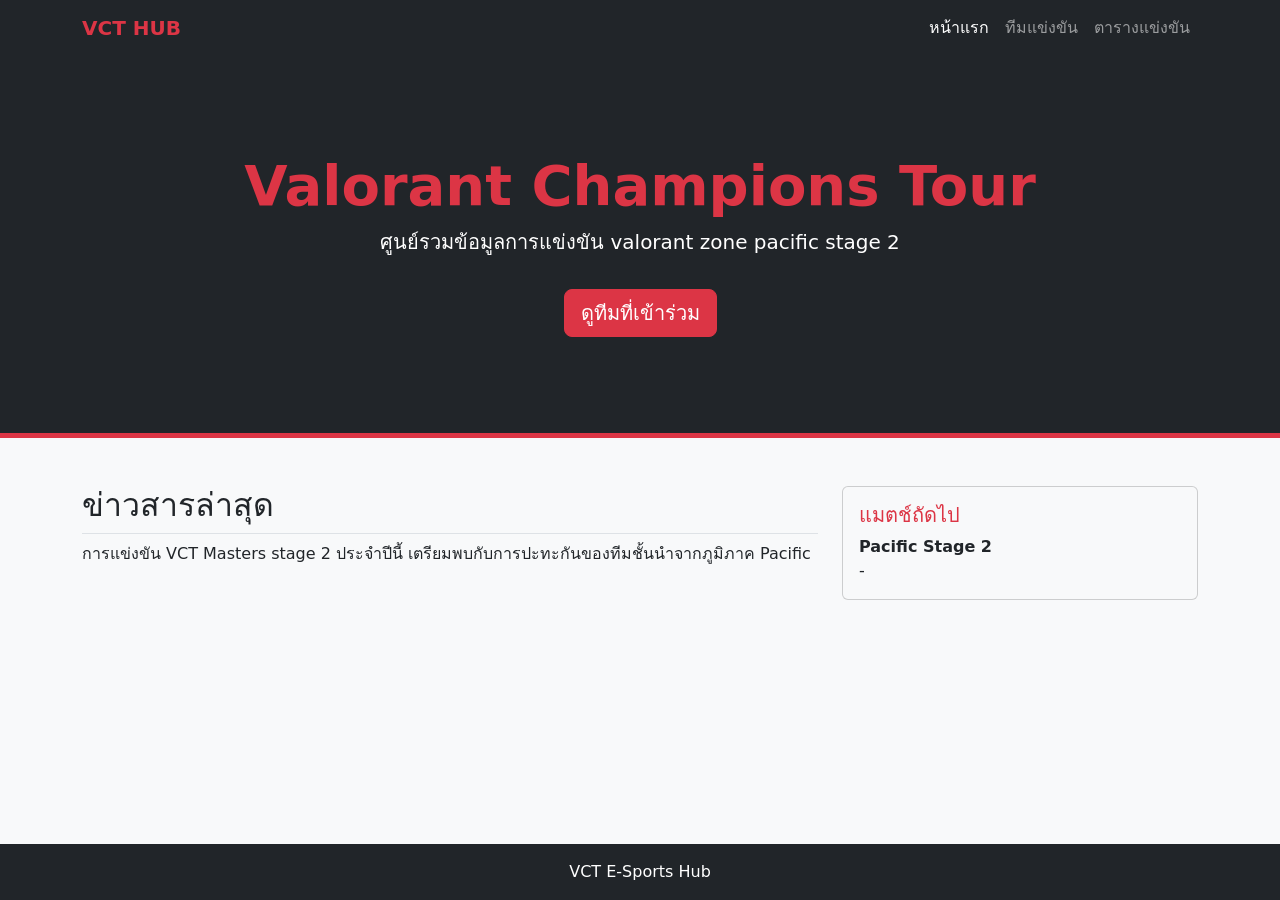
<file: index.html>
<!DOCTYPE html>
<html lang="th">
<head>
    <meta charset="UTF-8">
    <meta name="viewport" content="width=device-width, initial-scale=1.0">
    <title>VCT pacific stage 2 E-Sports Hub</title>
    <link href="https://cdn.jsdelivr.net/npm/bootstrap@5.3.2/dist/css/bootstrap.min.css" rel="stylesheet">
    <link rel="stylesheet" href="style.css">
</head>
<body>
    <nav class="navbar navbar-expand-lg navbar-dark bg-dark">
        <div class="container">
            <a class="navbar-brand text-danger fw-bold" href="index.html">VCT HUB</a>
            <button class="navbar-toggler" type="button" data-bs-toggle="collapse" data-bs-toggle="navbarNav">
                <span class="navbar-toggler-icon"></span>
            </button>
            <div class="collapse navbar-collapse" id="navbarNav">
                <ul class="navbar-nav ms-auto">
                    <li class="nav-item"><a class="nav-link active" href="index.html">หน้าแรก</a></li>
                    <li class="nav-item"><a class="nav-link" href="teams.html">ทีมแข่งขัน</a></li>
                    <li class="nav-item"><a class="nav-link" href="schedule.html">ตารางแข่งขัน</a></li>
                </ul>
            </div>
        </div>
    </nav>

    <header class="bg-dark text-white text-center py-5 hero-section">
        <div class="container py-5">
            <h1 class="display-4 fw-bold text-danger">Valorant Champions Tour</h1>
            <p class="lead">ศูนย์รวมข้อมูลการแข่งขัน valorant zone pacific stage 2</p>
            <a href="teams.html" class="btn btn-danger btn-lg mt-3">ดูทีมที่เข้าร่วม</a>
        </div>
    </header>

    <div class="container my-5">
        <div class="row">
            <div class="col-md-8">
                <h2 class="border-bottom pb-2">ข่าวสารล่าสุด</h2>
                <p>การแข่งขัน VCT Masters stage 2 ประจำปีนี้ เตรียมพบกับการปะทะกันของทีมชั้นนำจากภูมิภาค Pacific</p>
            </div>
            <div class="col-md-4">
                <div class="card bg-light">
                    <div class="card-body">
                        <h5 class="card-title text-danger">แมตช์ถัดไป</h5>
                        <p class="card-text"><strong>Pacific Stage 2</strong><br>-</p>
                    </div>
                </div>
            </div>
        </div>
    </div>

    <footer class="bg-dark text-center text-white py-3 mt-auto">
        <p class="mb-0">VCT E-Sports Hub</p>
    </footer>

    <script src="https://cdn.jsdelivr.net/npm/bootstrap@5.3.2/dist/js/bootstrap.bundle.min.js"></script>
</body>
</html>
</file>
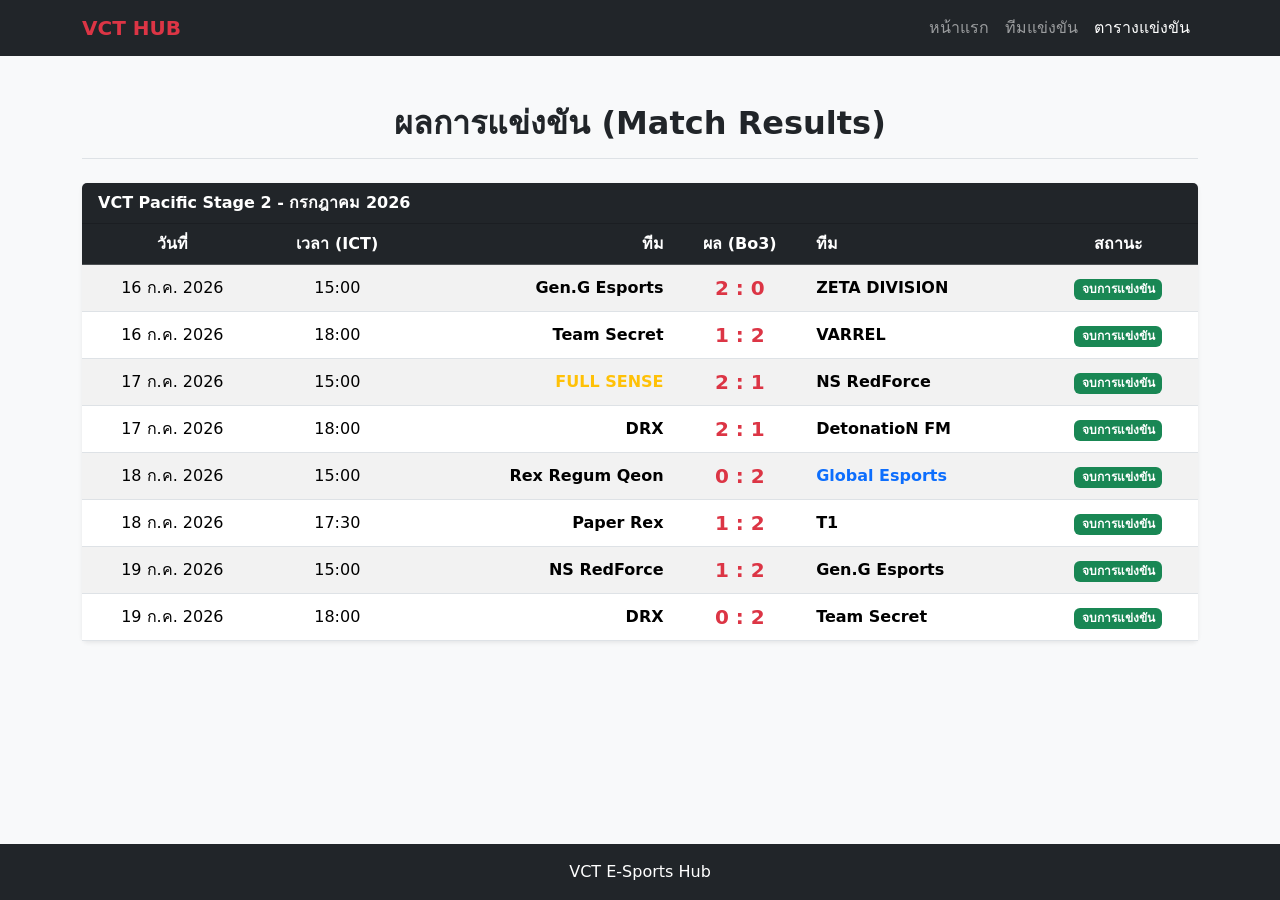
<file: schedule.html>
<!DOCTYPE html>
<html lang="th">
<head>
    <meta charset="UTF-8">
    <meta name="viewport" content="width=device-width, initial-scale=1.0">
    <title>ตารางการแข่งขันและผลการแข่ง - VCT E-Sports Hub</title>
    <link href="https://cdn.jsdelivr.net/npm/bootstrap@5.3.2/dist/css/bootstrap.min.css" rel="stylesheet">
    <link rel="stylesheet" href="style.css">
</head>
<body>
    <!-- เมนูนำทาง (Navbar) -->
    <nav class="navbar navbar-expand-lg navbar-dark bg-dark">
        <div class="container">
            <a class="navbar-brand text-danger fw-bold" href="index.html">VCT HUB</a>
            <button class="navbar-toggler" type="button" data-bs-toggle="collapse" data-bs-toggle="navbarNav">
                <span class="navbar-toggler-icon"></span>
            </button>
            <div class="collapse navbar-collapse" id="navbarNav">
                <ul class="navbar-nav ms-auto">
                    <li class="nav-item"><a class="nav-link" href="index.html">หน้าแรก</a></li>
                    <li class="nav-item"><a class="nav-link" href="teams.html">ทีมแข่งขัน</a></li>
                    <li class="nav-item"><a class="nav-link active" href="schedule.html">ตารางแข่งขัน</a></li>
                </ul>
            </div>
        </div>
    </nav>

    <!-- เนื้อหาหลัก (ตารางแข่ง) -->
    <div class="container my-5">
        <h2 class="text-center fw-bold mb-4 border-bottom pb-3">ผลการแข่งขัน (Match Results)</h2>

        <div class="card shadow-sm mb-4 border-0">
            <div class="card-header bg-dark text-white fw-bold">
                VCT Pacific Stage 2 - กรกฎาคม 2026
            </div>
            <div class="card-body p-0">
                <div class="table-responsive">
                    <table class="table table-hover table-striped mb-0 text-center align-middle">
                        <thead class="table-dark">
                            <tr>
                                <th>วันที่</th>
                                <th>เวลา (ICT)</th>
                                <th class="text-end">ทีม</th>
                                <th>ผล (Bo3)</th>
                                <th class="text-start">ทีม</th>
                                <th>สถานะ</th>
                            </tr>
                        </thead>
                        <tbody>
                            <!-- แมตช์ 1 -->
                            <tr>
                                <td>16 ก.ค. 2026</td>
                                <td>15:00</td>
                                <td class="text-end fw-bold">Gen.G Esports</td>
                                <td class="text-danger fw-bold fs-5">2 : 0</td>
                                <td class="text-start fw-bold">ZETA DIVISION</td>
                                <td><span class="badge bg-success">จบการแข่งขัน</span></td>
                            </tr>
                            <!-- แมตช์ 2 -->
                            <tr>
                                <td>16 ก.ค. 2026</td>
                                <td>18:00</td>
                                <td class="text-end fw-bold">Team Secret</td>
                                <td class="text-danger fw-bold fs-5">1 : 2</td>
                                <td class="text-start fw-bold">VARREL</td>
                                <td><span class="badge bg-success">จบการแข่งขัน</span></td>
                            </tr>
                            <!-- แมตช์ 3 -->
                            <tr>
                                <td>17 ก.ค. 2026</td>
                                <td>15:00</td>
                                <td class="text-end fw-bold text-warning">FULL SENSE</td>
                                <td class="text-danger fw-bold fs-5">2 : 1</td>
                                <td class="text-start fw-bold">NS RedForce</td>
                                <td><span class="badge bg-success">จบการแข่งขัน</span></td>
                            </tr>
                            <!-- แมตช์ 4 -->
                            <tr>
                                <td>17 ก.ค. 2026</td>
                                <td>18:00</td>
                                <td class="text-end fw-bold">DRX</td>
                                <td class="text-danger fw-bold fs-5">2 : 1</td>
                                <td class="text-start fw-bold">DetonatioN FM</td>
                                <td><span class="badge bg-success">จบการแข่งขัน</span></td>
                            </tr>
                            <!-- แมตช์ 5 -->
                            <tr>
                                <td>18 ก.ค. 2026</td>
                                <td>15:00</td>
                                <td class="text-end fw-bold">Rex Regum Qeon</td>
                                <td class="text-danger fw-bold fs-5">0 : 2</td>
                                <td class="text-start fw-bold text-primary">Global Esports</td>
                                <td><span class="badge bg-success">จบการแข่งขัน</span></td>
                            </tr>
                            <!-- แมตช์ 6 -->
                            <tr>
                                <td>18 ก.ค. 2026</td>
                                <td>17:30</td>
                                <td class="text-end fw-bold">Paper Rex</td>
                                <td class="text-danger fw-bold fs-5">1 : 2</td>
                                <td class="text-start fw-bold">T1</td>
                                <td><span class="badge bg-success">จบการแข่งขัน</span></td>
                            </tr>
                            <!-- แมตช์ 7 -->
                            <tr>
                                <td>19 ก.ค. 2026</td>
                                <td>15:00</td>
                                <td class="text-end fw-bold">NS RedForce</td>
                                <td class="text-danger fw-bold fs-5">1 : 2</td>
                                <td class="text-start fw-bold">Gen.G Esports</td>
                                <td><span class="badge bg-success">จบการแข่งขัน</span></td>
                            </tr>
                            <!-- แมตช์ 8 -->
                            <tr>
                                <td>19 ก.ค. 2026</td>
                                <td>18:00</td>
                                <td class="text-end fw-bold">DRX</td>
                                <td class="text-danger fw-bold fs-5">0 : 2</td>
                                <td class="text-start fw-bold">Team Secret</td>
                                <td><span class="badge bg-success">จบการแข่งขัน</span></td>
                            </tr>
                        </tbody>
                    </table>
                </div>
            </div>
        </div>
        
    </div>

    <!-- ส่วนท้ายเว็บ -->
    <footer class="bg-dark text-center text-white py-3 mt-auto">
        <p class="mb-0">VCT E-Sports Hub</p>
    </footer>

    <script src="https://cdn.jsdelivr.net/npm/bootstrap@5.3.2/dist/js/bootstrap.bundle.min.js"></script>
</body>
</html>
</file>
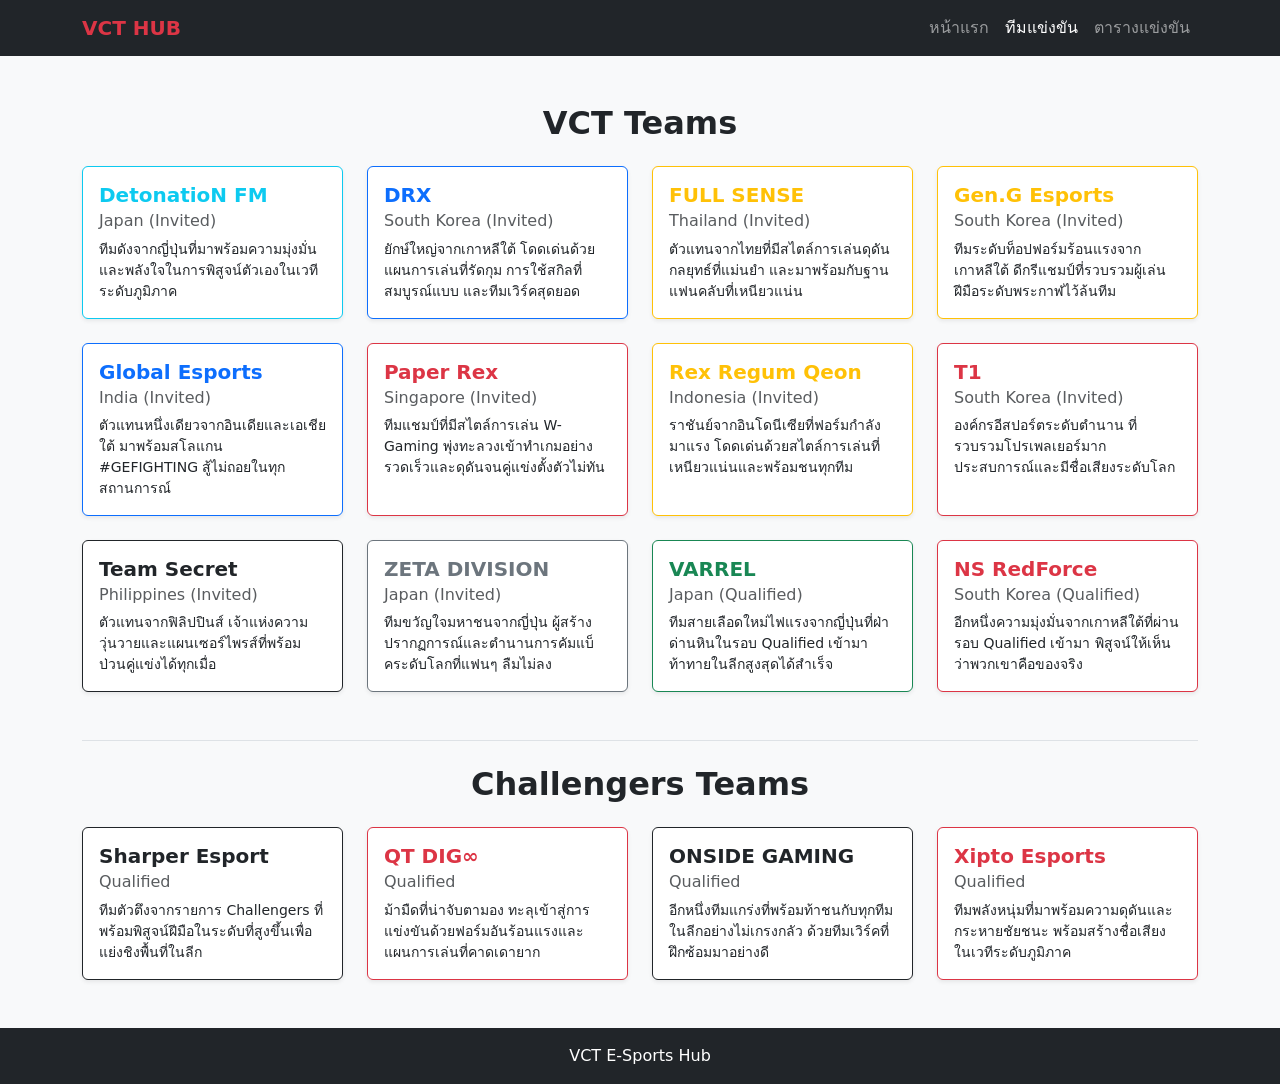
<file: teams.html>
<!DOCTYPE html>
<html lang="th">
<head>
    <meta charset="UTF-8">
    <meta name="viewport" content="width=device-width, initial-scale=1.0">
    <title>ทีมแข่งขัน VCT Pacific 2026 - VCT E-Sports Hub</title>
    <link href="https://cdn.jsdelivr.net/npm/bootstrap@5.3.2/dist/css/bootstrap.min.css" rel="stylesheet">
    <link rel="stylesheet" href="style.css">
</head>
<body>
    <nav class="navbar navbar-expand-lg navbar-dark bg-dark">
        <div class="container">
            <a class="navbar-brand text-danger fw-bold" href="index.html">VCT HUB</a>
            <div class="collapse navbar-collapse" id="navbarNav">
                <ul class="navbar-nav ms-auto">
                    <li class="nav-item"><a class="nav-link" href="index.html">หน้าแรก</a></li>
                    <li class="nav-item"><a class="nav-link active" href="teams.html">ทีมแข่งขัน</a></li>
                    <li class="nav-item"><a class="nav-link" href="schedule.html">ตารางแข่งขัน</a></li>
                </ul>
            </div>
        </div>
    </nav>

    <div class="container my-5">
        <h2 class="text-center fw-bold mb-4">VCT Teams</h2>
        
        <div class="row row-cols-1 row-cols-md-3 row-cols-lg-4 g-4">
            
            <!-- DetonatioN FM -->
            <div class="col">
                <div class="card h-100 border-info shadow-sm">
                    <div class="card-body">
                        <h5 class="card-title text-info fw-bold">DetonatioN FM</h5>
                        <h6 class="card-subtitle mb-2 text-muted">Japan (Invited)</h6>
                        <p class="card-text small">ทีมดังจากญี่ปุ่นที่มาพร้อมความมุ่งมั่นและพลังใจในการพิสูจน์ตัวเองในเวทีระดับภูมิภาค</p>
                    </div>
                </div>
            </div>

            <!-- DRX -->
            <div class="col">
                <div class="card h-100 border-primary shadow-sm">
                    <div class="card-body">
                        <h5 class="card-title text-primary fw-bold">DRX</h5>
                        <h6 class="card-subtitle mb-2 text-muted">South Korea (Invited)</h6>
                        <p class="card-text small">ยักษ์ใหญ่จากเกาหลีใต้ โดดเด่นด้วยแผนการเล่นที่รัดกุม การใช้สกิลที่สมบูรณ์แบบ และทีมเวิร์คสุดยอด</p>
                    </div>
                </div>
            </div>

            <!-- FULL SENSE -->
            <div class="col">
                <div class="card h-100 border-warning shadow-sm">
                    <div class="card-body">
                        <h5 class="card-title text-warning fw-bold">FULL SENSE</h5>
                        <h6 class="card-subtitle mb-2 text-muted">Thailand (Invited)</h6>
                        <p class="card-text small">ตัวแทนจากไทยที่มีสไตล์การเล่นดุดัน กลยุทธ์ที่แม่นยำ และมาพร้อมกับฐานแฟนคลับที่เหนียวแน่น</p>
                    </div>
                </div>
            </div>

            <!-- Gen.G Esports -->
            <div class="col">
                <div class="card h-100 border-warning shadow-sm">
                    <div class="card-body">
                        <h5 class="card-title text-warning fw-bold">Gen.G Esports</h5>
                        <h6 class="card-subtitle mb-2 text-muted">South Korea (Invited)</h6>
                        <p class="card-text small">ทีมระดับท็อปฟอร์มร้อนแรงจากเกาหลีใต้ ดีกรีแชมป์ที่รวบรวมผู้เล่นฝีมือระดับพระกาฬไว้ล้นทีม</p>
                    </div>
                </div>
            </div>

            <!-- Global Esports -->
            <div class="col">
                <div class="card h-100 border-primary shadow-sm">
                    <div class="card-body">
                        <h5 class="card-title text-primary fw-bold">Global Esports</h5>
                        <h6 class="card-subtitle mb-2 text-muted">India (Invited)</h6>
                        <p class="card-text small">ตัวแทนหนึ่งเดียวจากอินเดียและเอเชียใต้ มาพร้อมสโลแกน #GEFIGHTING สู้ไม่ถอยในทุกสถานการณ์</p>
                    </div>
                </div>
            </div>

            <!-- Paper Rex -->
            <div class="col">
                <div class="card h-100 border-danger shadow-sm">
                    <div class="card-body">
                        <h5 class="card-title text-danger fw-bold">Paper Rex</h5>
                        <h6 class="card-subtitle mb-2 text-muted">Singapore (Invited)</h6>
                        <p class="card-text small">ทีมแชมป์ที่มีสไตล์การเล่น W-Gaming พุ่งทะลวงเข้าทำเกมอย่างรวดเร็วและดุดันจนคู่แข่งตั้งตัวไม่ทัน</p>
                    </div>
                </div>
            </div>

            <!-- Rex Regum Qeon -->
            <div class="col">
                <div class="card h-100 border-warning shadow-sm">
                    <div class="card-body">
                        <h5 class="card-title text-warning fw-bold">Rex Regum Qeon</h5>
                        <h6 class="card-subtitle mb-2 text-muted">Indonesia (Invited)</h6>
                        <p class="card-text small">ราชันย์จากอินโดนีเซียที่ฟอร์มกำลังมาแรง โดดเด่นด้วยสไตล์การเล่นที่เหนียวแน่นและพร้อมชนทุกทีม</p>
                    </div>
                </div>
            </div>

            <!-- T1 -->
            <div class="col">
                <div class="card h-100 border-danger shadow-sm">
                    <div class="card-body">
                        <h5 class="card-title text-danger fw-bold">T1</h5>
                        <h6 class="card-subtitle mb-2 text-muted">South Korea (Invited)</h6>
                        <p class="card-text small">องค์กรอีสปอร์ตระดับตำนาน ที่รวบรวมโปรเพลเยอร์มากประสบการณ์และมีชื่อเสียงระดับโลก</p>
                    </div>
                </div>
            </div>

            <!-- Team Secret -->
            <div class="col">
                <div class="card h-100 border-dark shadow-sm">
                    <div class="card-body">
                        <h5 class="card-title text-dark fw-bold">Team Secret</h5>
                        <h6 class="card-subtitle mb-2 text-muted">Philippines (Invited)</h6>
                        <p class="card-text small">ตัวแทนจากฟิลิปปินส์ เจ้าแห่งความวุ่นวายและแผนเซอร์ไพรส์ที่พร้อมป่วนคู่แข่งได้ทุกเมื่อ</p>
                    </div>
                </div>
            </div>

            <!-- ZETA DIVISION -->
            <div class="col">
                <div class="card h-100 border-secondary shadow-sm">
                    <div class="card-body">
                        <h5 class="card-title text-secondary fw-bold">ZETA DIVISION</h5>
                        <h6 class="card-subtitle mb-2 text-muted">Japan (Invited)</h6>
                        <p class="card-text small">ทีมขวัญใจมหาชนจากญี่ปุ่น ผู้สร้างปรากฏการณ์และตำนานการคัมแบ็คระดับโลกที่แฟนๆ ลืมไม่ลง</p>
                    </div>
                </div>
            </div>

            <!-- VARREL -->
            <div class="col">
                <div class="card h-100 border-success shadow-sm">
                    <div class="card-body">
                        <h5 class="card-title text-success fw-bold">VARREL</h5>
                        <h6 class="card-subtitle mb-2 text-muted">Japan (Qualified)</h6>
                        <p class="card-text small">ทีมสายเลือดใหม่ไฟแรงจากญี่ปุ่นที่ฝ่าด่านหินในรอบ Qualified เข้ามาท้าทายในลีกสูงสุดได้สำเร็จ</p>
                    </div>
                </div>
            </div>

            <!-- NS RedForce -->
            <div class="col">
                <div class="card h-100 border-danger shadow-sm">
                    <div class="card-body">
                        <h5 class="card-title text-danger fw-bold">NS RedForce</h5>
                        <h6 class="card-subtitle mb-2 text-muted">South Korea (Qualified)</h6>
                        <p class="card-text small">อีกหนึ่งความมุ่งมั่นจากเกาหลีใต้ที่ผ่านรอบ Qualified เข้ามา พิสูจน์ให้เห็นว่าพวกเขาคือของจริง</p>
                    </div>
                </div>
            </div>
        </div>

        <h2 class="text-center fw-bold mb-4 mt-5 border-top pt-4">Challengers Teams</h2>
        
        <div class="row row-cols-1 row-cols-md-2 row-cols-lg-4 g-4">
            
            <!-- Sharper Esport -->
            <div class="col">
                <div class="card h-100 border-dark shadow-sm">
                    <div class="card-body">
                        <h5 class="card-title fw-bold">Sharper Esport</h5>
                        <h6 class="card-subtitle mb-2 text-muted">Qualified</h6>
                        <p class="card-text small">ทีมตัวตึงจากรายการ Challengers ที่พร้อมพิสูจน์ฝีมือในระดับที่สูงขึ้นเพื่อแย่งชิงพื้นที่ในลีก</p>
                    </div>
                </div>
            </div>

            <!-- QT DIG∞ -->
            <div class="col">
                <div class="card h-100 border-danger shadow-sm">
                    <div class="card-body">
                        <h5 class="card-title text-danger fw-bold">QT DIG∞</h5>
                        <h6 class="card-subtitle mb-2 text-muted">Qualified</h6>
                        <p class="card-text small">ม้ามืดที่น่าจับตามอง ทะลุเข้าสู่การแข่งขันด้วยฟอร์มอันร้อนแรงและแผนการเล่นที่คาดเดายาก</p>
                    </div>
                </div>
            </div>

            <!-- ONSIDE GAMING -->
            <div class="col">
                <div class="card h-100 border-dark shadow-sm">
                    <div class="card-body">
                        <h5 class="card-title fw-bold">ONSIDE GAMING</h5>
                        <h6 class="card-subtitle mb-2 text-muted">Qualified</h6>
                        <p class="card-text small">อีกหนึ่งทีมแกร่งที่พร้อมท้าชนกับทุกทีมในลีกอย่างไม่เกรงกลัว ด้วยทีมเวิร์คที่ฝึกซ้อมมาอย่างดี</p>
                    </div>
                </div>
            </div>

            <!-- Xipto Esports -->
            <div class="col">
                <div class="card h-100 border-danger shadow-sm">
                    <div class="card-body">
                        <h5 class="card-title text-danger fw-bold">Xipto Esports</h5>
                        <h6 class="card-subtitle mb-2 text-muted">Qualified</h6>
                        <p class="card-text small">ทีมพลังหนุ่มที่มาพร้อมความดุดันและกระหายชัยชนะ พร้อมสร้างชื่อเสียงในเวทีระดับภูมิภาค</p>
                    </div>
                </div>
            </div>

        </div>
    </div>

    <footer class="bg-dark text-center text-white py-3 mt-auto">
        <p class="mb-0">VCT E-Sports Hub</p>
    </footer>

    <script src="https://cdn.jsdelivr.net/npm/bootstrap@5.3.2/dist/js/bootstrap.bundle.min.js"></script>
</body>
</html>
</file>
<file: style.css>
body {
    display: flex;
    flex-direction: column;
    min-height: 100vh;
    background-color: #f8f9fa;
}

.hero-section {
    background-color: #111;
    border-bottom: 5px solid #dc3545;
}

.card:hover {
    transform: translateY(-5px);
    box-shadow: 0 10px 20px rgba(0,0,0,0.1);
    transition: all 0.3s ease;
}
</file>
